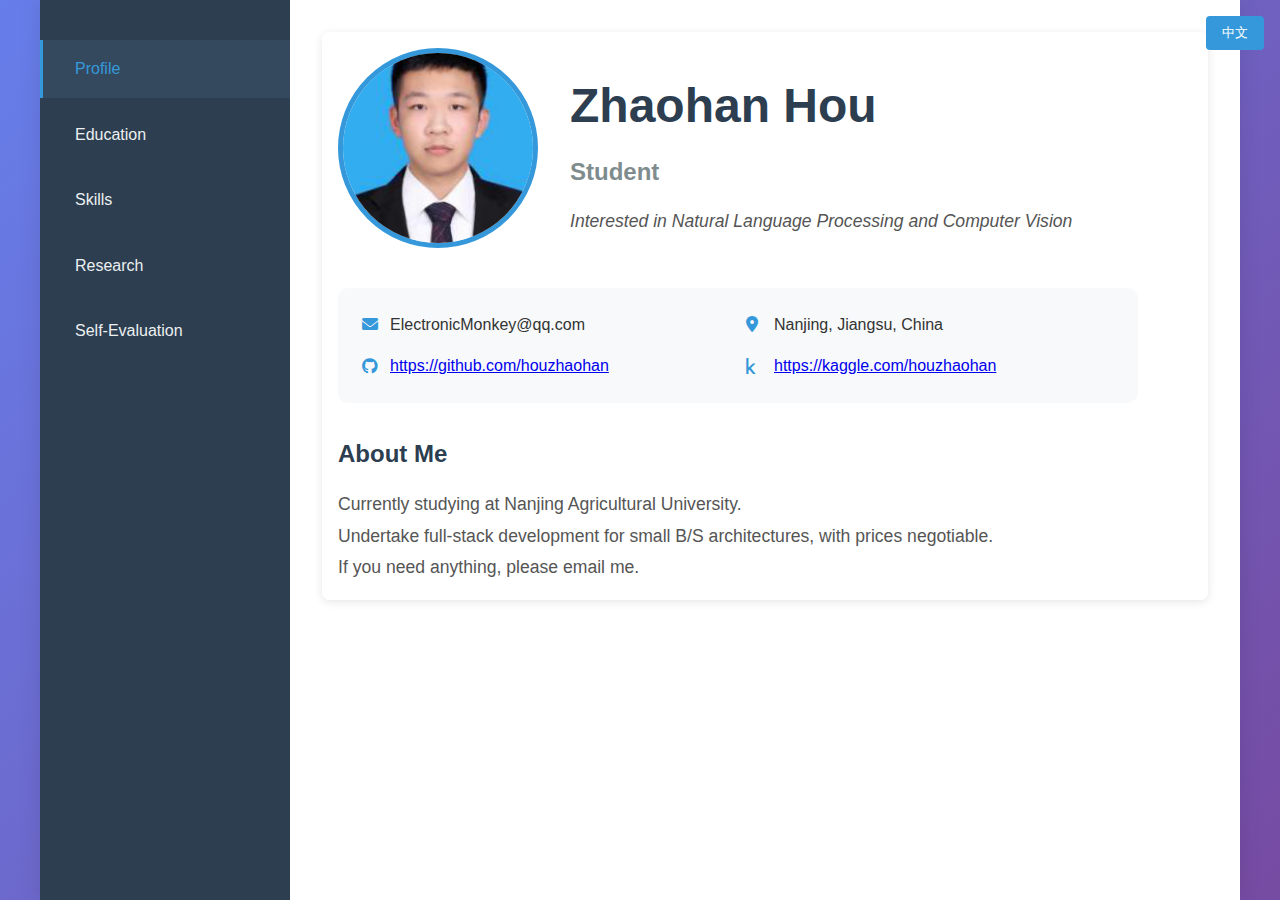
<file: index.html>
<!DOCTYPE html>
<html lang="en">
<head>
    <meta charset="UTF-8">
    <meta name="viewport" content="width=device-width, initial-scale=1.0">
    <title>Personal Resume - [Zhaohan Hou]</title>
    <link rel="stylesheet" href="styles.css">
    <link href="https://cdnjs.cloudflare.com/ajax/libs/font-awesome/6.0.0/css/all.min.css" rel="stylesheet">
</head>
<body>
    <div class="container">
        <!-- Navigation -->
        <button class="menu-toggle" id="menuToggle">
            <i class="fas fa-bars"></i>
        </button>
        <nav class="navigation">
            <ul>
                <li><a href="#profile" class="nav-link active">Profile</a></li>
                <li><a href="#education" class="nav-link">Education</a></li>
                <li><a href="#skills" class="nav-link">Skills</a></li>
                <li><a href="#research" class="nav-link">Research</a></li>
                <li><a href="#evaluation" class="nav-link">Self-Evaluation</a></li>
            </ul>
            <button id="langToggle" class="lang-toggle">中文</button>
        </nav>

        <!-- Main Content -->
        <main class="main-content">
            <!-- Profile Section -->
            <section id="profile" class="section active">
                <div id="profile-content"></div>
            </section>

            <!-- Education Section -->
            <section id="education" class="section">
                <div id="education-content"></div>
            </section>

            <!-- Skills Section -->
            <section id="skills" class="section">
                <div id="skills-content"></div>
            </section>

            <!-- Research Section -->
            <section id="research" class="section">
                <div id="research-content"></div>
            </section>

            <!-- Self-Evaluation Section -->
            <section id="evaluation" class="section">
                <div id="evaluation-content"></div>
            </section>
        </main>
    </div>

    <script src="script.js"></script>
</body>
</html>
</file>
<file: styles.css>
* {
  margin: 0;
  padding: 0;
  box-sizing: border-box;
}

body {
  font-family: "Segoe UI", Tahoma, Geneva, Verdana, sans-serif;
  line-height: 1.6;
  color: #333;
  background: linear-gradient(135deg, #667eea 0%, #764ba2 100%);
  min-height: 100vh;
}

.container {
  max-width: 1200px;
  margin: 0 auto;
  background: white;
  min-height: 100vh;
  box-shadow: 0 0 20px rgba(0, 0, 0, 0.1);
  display: flex;
  position: relative;
  overflow-x: hidden;
}

/* Navigation Styles */
.navigation {
  width: 250px;
  background: #2c3e50;
  padding: 2rem 0;
  position: fixed;
  height: 100%;
  overflow-y: auto;
  z-index: 1000;
  transition: transform 0.3s ease-in-out;
}

@media (max-width: 768px) {
  .navigation {
    transform: translateX(-100%);
    position: fixed;
    top: 0;
    left: 0;
    width: 250px;
    height: 100vh;
    z-index: 1000;
    background: #2c3e50;
  }
  
  .navigation.show {
    transform: translateX(0);
  }

  .navigation ul {
    display: block;
    padding: 1rem;
  }

  .navigation li {
    margin: 1rem 0;
  }
  
  .main-content {
    margin-left: 0;
    width: 100%;
    padding: 1rem;
  }

  .container {
    display: block;
    padding-top: 60px; /* 为顶部菜单按钮留出空间 */
  }

  /* 优化菜单按钮的位置和样式 */
  .menu-toggle {
    display: block;
    position: fixed;
    top: 1rem;
    right: 1rem;
    z-index: 1001;
    background: #3498db;
    color: white;
    padding: 0.5rem;
    border-radius: 4px;
  }
}

.navigation ul {
  list-style: none;
}

.navigation li {
  margin: 0.5rem 0;
}

.nav-link {
  display: block;
  padding: 1rem 2rem;
  color: #ecf0f1;
  text-decoration: none;
  transition: all 0.3s ease;
  border-left: 3px solid transparent;
}

.nav-link:hover,
.nav-link.active {
  background: #34495e;
  border-left-color: #3498db;
  color: #3498db;
}

/* Main Content */
.main-content {
  flex: 1;
  margin-left: 250px;
  padding: 2rem;
  width: calc(100% - 250px);
  max-width: 100%;
  box-sizing: border-box;
}

/* 添加菜单按钮样式 */
.menu-toggle {
  display: none;
  background: none;
  border: none;
  color: white;
  font-size: 1.5rem;
  cursor: pointer;
  padding: 0.5rem;
  position: absolute;
  top: 1rem;
  right: 1rem;
}

@media (max-width: 768px) {
  .menu-toggle {
    display: block;
  }
}

.section {
  display: none;
  animation: fadeIn 0.5s ease-in;
  padding: 1rem;
  border-radius: 8px;
  background: rgba(255, 255, 255, 0.95);
  box-shadow: 0 2px 10px rgba(0, 0, 0, 0.1);
  margin-bottom: 2rem;
}

.section.active {
  display: block;
}

@keyframes fadeIn {
  from {
    opacity: 0;
    transform: translateY(20px);
  }
  to {
    opacity: 1;
    transform: translateY(0);
  }
}

.section-title {
  font-size: 2.5rem;
  color: #2c3e50;
  margin-bottom: 2rem;
  display: flex;
  align-items: center;
  gap: 1rem;
}

.section-title i {
  color: #3498db;
}

/* Profile Styles */
.profile-container {
  max-width: 800px;
}

.profile-header {
  display: flex;
  gap: 2rem;
  margin-bottom: 2rem;
  align-items: center;
}

.profile-image {
  flex-shrink: 0;
}

.profile-pic {
  width: 200px;
  height: 200px;
  border-radius: 50%;
  object-fit: cover;
  border: 5px solid #3498db;
}

.profile-info h1 {
  font-size: 3rem;
  color: #2c3e50;
  margin-bottom: 0.5rem;
}

.profile-info h2 {
  font-size: 1.5rem;
  color: #7f8c8d;
  margin-bottom: 1rem;
}

.tagline {
  font-size: 1.1rem;
  color: #555;
  font-style: italic;
}

.contact-info {
  display: grid;
  grid-template-columns: repeat(auto-fit, minmax(250px, 1fr));
  gap: 1rem;
  margin-bottom: 2rem;
  padding: 1.5rem;
  background: #f8f9fa;
  border-radius: 10px;
}

.contact-item {
  display: flex;
  align-items: center;
  gap: 0.5rem;
}

.contact-item i {
  color: #3498db;
  width: 20px;
}

.about-section h3 {
  font-size: 1.5rem;
  color: #2c3e50;
  margin-bottom: 1rem;
}

.about-section p {
  font-size: 1.1rem;
  line-height: 1.8;
  color: #555;
}

/* Education Styles */
.education-timeline {
  position: relative;
  padding-left: 2rem;
}

.education-timeline::before {
  content: "";
  position: absolute;
  left: 0;
  top: 0;
  bottom: 0;
  width: 2px;
  background: #3498db;
}

.education-item {
  position: relative;
  margin-bottom: 3rem;
  padding-left: 2rem;
}

.education-item::before {
  content: "";
  position: absolute;
  left: -1.5rem;
  top: 0;
  width: 12px;
  height: 12px;
  background: #3498db;
  border-radius: 50%;
  border: 3px solid white;
  box-shadow: 0 0 0 3px #3498db;
}

.education-date {
  font-weight: bold;
  color: #3498db;
  margin-bottom: 0.5rem;
}

.education-content h3 {
  font-size: 1.3rem;
  color: #2c3e50;
  margin-bottom: 0.5rem;
}

.education-content h4 {
  color: #7f8c8d;
  margin-bottom: 0.5rem;
}

.gpa {
  font-weight: bold;
  color: #27ae60;
  margin-bottom: 1rem;
}

.coursework {
  list-style: none;
  margin-bottom: 1rem;
}

.coursework li {
  padding: 0.25rem 0;
  color: #555;
}

.coursework li::before {
  content: "▸";
  color: #3498db;
  margin-right: 0.5rem;
}

.achievements {
  display: flex;
  gap: 0.5rem;
  flex-wrap: wrap;
}

.achievement-badge {
  background: #3498db;
  color: white;
  padding: 0.25rem 0.75rem;
  border-radius: 15px;
  font-size: 0.8rem;
}

.certifications {
  margin-top: 3rem;
}

.certifications h3 {
  font-size: 1.5rem;
  color: #2c3e50;
  margin-bottom: 1rem;
}

.cert-grid {
  display: grid;
  grid-template-columns: 1fr;
  gap: 1rem;
}

.cert-item {
  display: flex;
  align-items: center;
  gap: 0.5rem;
  padding: 1rem;
  background: #f8f9fa;
  border-radius: 8px;
  border-left: 4px solid #3498db;
}

.cert-item i {
  font-size: 1.5rem;
  color: #3498db;
}

/* Skills Styles */
.skills-grid {
  display: grid;
  grid-template-columns: repeat(auto-fit, minmax(300px, 1fr));
  gap: 2rem;
}

.skill-category {
  background: #f8f9fa;
  padding: 1.5rem;
  border-radius: 10px;
  border-top: 4px solid #3498db;
}

.skill-category h3 {
  color: #2c3e50;
  margin-bottom: 1rem;
  font-size: 1.3rem;
}

.skill-item {
  margin-bottom: 1rem;
}

.skill-name {
  display: block;
  margin-bottom: 0.5rem;
  font-weight: 500;
  color: #2c3e50;
}

.skill-bar {
  height: 8px;
  background: #ecf0f1;
  border-radius: 4px;
  overflow: hidden;
}

.skill-progress {
  height: 100%;
  background: linear-gradient(90deg, #3498db, #2980b9);
  border-radius: 4px;
  transition: width 1s ease-in-out;
}

.tech-tags {
  display: flex;
  flex-wrap: wrap;
  gap: 0.5rem;
}

.tech-tag {
  background: #3498db;
  color: white;
  padding: 0.5rem 1rem;
  border-radius: 20px;
  font-size: 0.9rem;
}

.soft-skills {
  display: grid;
  grid-template-columns: repeat(auto-fit, minmax(150px, 1fr));
  gap: 1rem;
}

.soft-skill {
  display: flex;
  flex-direction: column;
  align-items: center;
  text-align: center;
  padding: 1rem;
  background: white;
  border-radius: 8px;
  box-shadow: 0 2px 5px rgba(0, 0, 0, 0.1);
}

.soft-skill i {
  font-size: 2rem;
  color: #3498db;
  margin-bottom: 0.5rem;
}

/* Research Styles */
.research-timeline {
  position: relative;
  padding-left: 2rem;
}

.research-timeline::before {
  content: "";
  position: absolute;
  left: 0;
  top: 0;
  bottom: 0;
  width: 2px;
  background: #e74c3c;
}

.research-item {
  position: relative;
  margin-bottom: 3rem;
  padding-left: 2rem;
}

.research-item::before {
  content: "";
  position: absolute;
  left: -1.5rem;
  top: 0;
  width: 12px;
  height: 12px;
  background: #e74c3c;
  border-radius: 50%;
  border: 3px solid white;
  box-shadow: 0 0 0 3px #e74c3c;
}

.research-date {
  font-weight: bold;
  color: #e74c3c;
  margin-bottom: 0.5rem;
}

.research-content h3 {
  font-size: 1.4rem;
  color: #2c3e50;
  margin-bottom: 0.5rem;
}

.research-content h4 {
  color: #7f8c8d;
  margin-bottom: 0.25rem;
}

.research-role {
  font-style: italic;
  color: #e74c3c;
  margin-bottom: 1rem;
}

.research-description {
  color: #555;
  margin-bottom: 1rem;
  line-height: 1.6;
}

.research-highlights h5 {
  color: #2c3e50;
  margin-bottom: 0.5rem;
}

.research-highlights ul {
  margin-bottom: 1rem;
}

.research-highlights li {
  color: #555;
  margin-bottom: 0.25rem;
}

.research-tags {
  display: flex;
  gap: 0.5rem;
  flex-wrap: wrap;
}

.research-tag {
  background: #e74c3c;
  color: white;
  padding: 0.25rem 0.75rem;
  border-radius: 15px;
  font-size: 0.8rem;
}

.publications {
  margin-top: 3rem;
}

.publications h3 {
  font-size: 1.8rem;
  color: #2c3e50;
  margin-bottom: 2rem;
  padding-bottom: 0.5rem;
  border-bottom: 2px solid #e74c3c;
}

.publication-category {
  font-size: 1.4rem;
  color: #2c3e50;
  margin: 2.5rem 0 1.5rem;
  padding: 0.8rem 1.2rem;
  border-radius: 8px;
  position: relative;
  display: flex;
  align-items: center;
  background: #f8f9fa;
}

.publication-category::before {
  content: '';
  width: 30px;
  height: 30px;
  margin-right: 12px;
  background-size: contain;
  background-repeat: no-repeat;
}

/* 为每种类型添加不同的图标和颜色 */
.publication-category:nth-of-type(1)::before {
  background-image: url('data:image/svg+xml,<svg xmlns="http://www.w3.org/2000/svg" viewBox="0 0 24 24" fill="%23e74c3c"><path d="M19 3H5c-1.1 0-2 .9-2 2v14c0 1.1.9 2 2 2h14c1.1 0 2-.9 2-2V5c0-1.1-.9-2-2-2zm-4 6h-3v7h-2v-7H7V7h8v2z"/></svg>');
}

.publication-category:nth-of-type(2)::before {
  background-image: url('data:image/svg+xml,<svg xmlns="http://www.w3.org/2000/svg" viewBox="0 0 24 24" fill="%23298FE5"><path d="M9.4 16.6L4.8 12l4.6-4.6L8 6l-6 6 6 6 1.4-1.4zm5.2 0l4.6-4.6-4.6-4.6L16 6l6 6-6 6-1.4-1.4z"/></svg>');
}

.publication-category:nth-of-type(3)::before {
  background-image: url('data:image/svg+xml,<svg xmlns="http://www.w3.org/2000/svg" viewBox="0 0 24 24" fill="%2327ae60"><path d="M12 2L1 9l11 7 9-5.7V17h2V9L12 2zm0 4.3L5.5 9 12 12.7 18.5 9 12 6.3z"/></svg>');
}

.publication-list {
  margin-bottom: 2.5rem;
  padding-left: 1rem;
}

.publication-item {
  background: #ffffff;
  padding: 1.5rem;
  border-radius: 12px;
  margin-bottom: 1.2rem;
  border-left: 4px solid;
  transition: all 0.3s ease;
  box-shadow: 0 2px 4px rgba(0,0,0,0.05);
}

/* 为不同类型的文章设置不同的边框颜色 */
.publication-category:nth-of-type(1) + .publication-list .publication-item {
  border-left-color: #e74c3c;
}

.publication-category:nth-of-type(2) + .publication-list .publication-item {
  border-left-color: #298FE5;
}

.publication-category:nth-of-type(3) + .publication-list .publication-item {
  border-left-color: #27ae60;
}

.publication-item:hover {
  transform: translateX(8px);
  box-shadow: 0 4px 12px rgba(0,0,0,0.1);
}

.publication-item h4 {
  color: #2c3e50;
  margin-bottom: 1rem;
  font-size: 1.15rem;
  font-weight: 600;
  line-height: 1.4;
}

.publication-item p {
  color: #626262;
  margin-bottom: 0.8rem;
  font-size: 0.95rem;
  line-height: 1.6;
}

.citation-count {
  display: inline-block;
  margin-top: 0.8rem;
  padding: 0.4rem 1rem;
  border-radius: 20px;
  font-size: 0.85rem;
  font-weight: 500;
  color: white;
  background: linear-gradient(135deg, #27ae60, #2ecc71);
  box-shadow: 0 2px 4px rgba(39, 174, 96, 0.2);
  transition: transform 0.2s ease;
}

.citation-count:hover {
  transform: translateY(-2px);
  box-shadow: 0 3px 6px rgba(39, 174, 96, 0.3);
}

/* 添加响应式设计 */
@media (max-width: 768px) {
  .publication-category {
    font-size: 1.2rem;
    padding: 0.6rem 1rem;
  }
  
  .publication-item {
    padding: 1.2rem;
  }
  
  .publication-item h4 {
    font-size: 1.1rem;
  }
}

/* Evaluation Styles */
.evaluation-grid {
  display: grid;
  gap: 2rem;
}

.strength-section,
.growth-section,
.goals-section,
.values-section {
  background: #f8f9fa;
  padding: 2rem;
  border-radius: 10px;
}

.strength-section {
  border-top: 4px solid #27ae60;
}

.growth-section {
  border-top: 4px solid #f39c12;
}

.goals-section {
  border-top: 4px solid #9b59b6;
}

.values-section {
  border-top: 4px solid #e74c3c;
}

.strength-section h3,
.growth-section h3,
.goals-section h3,
.values-section h3 {
  font-size: 1.5rem;
  color: #2c3e50;
  margin-bottom: 1.5rem;
}

.strength-items {
  display: grid;
  gap: 1.5rem;
}

.strength-item {
  display: flex;
  gap: 1rem;
  align-items: flex-start;
}

.strength-icon {
  background: #27ae60;
  color: white;
  width: 50px;
  height: 50px;
  border-radius: 50%;
  display: flex;
  align-items: center;
  justify-content: center;
  flex-shrink: 0;
}

.strength-content h4 {
  color: #2c3e50;
  margin-bottom: 0.5rem;
}

.strength-content p {
  color: #555;
  line-height: 1.6;
}

.growth-items {
  display: grid;
  gap: 1rem;
}

.growth-item {
  background: white;
  padding: 1rem;
  border-radius: 8px;
  border-left: 4px solid #f39c12;
}

.growth-item h4 {
  color: #2c3e50;
  margin-bottom: 0.5rem;
}

.growth-item p {
  color: #555;
  margin-bottom: 0.5rem;
}

.progress-indicator span {
  background: #f39c12;
  color: white;
  padding: 0.25rem 0.75rem;
  border-radius: 15px;
  font-size: 0.8rem;
}

.goals-timeline {
  display: grid;
  gap: 1.5rem;
}

.goal-item {
  display: flex;
  gap: 1rem;
  align-items: flex-start;
}

.goal-timeframe {
  background: #9b59b6;
  color: white;
  padding: 0.5rem 1rem;
  border-radius: 20px;
  font-size: 0.9rem;
  white-space: nowrap;
  flex-shrink: 0;
}

.goal-content {
  background: white;
  padding: 1rem;
  border-radius: 8px;
  flex: 1;
}

.goal-content h4 {
  color: #2c3e50;
  margin-bottom: 0.5rem;
}

.goal-content p {
  color: #555;
  line-height: 1.6;
}

.values-grid {
  display: grid;
  grid-template-columns: repeat(auto-fit, minmax(150px, 1fr));
  gap: 1rem;
}

.value-item {
  display: flex;
  flex-direction: column;
  align-items: center;
  text-align: center;
  padding: 1.5rem;
  background: white;
  border-radius: 8px;
  box-shadow: 0 2px 5px rgba(0, 0, 0, 0.1);
}

.value-item i {
  font-size: 2.5rem;
  color: #e74c3c;
  margin-bottom: 0.5rem;
}

.value-item span {
  font-weight: 500;
  color: #2c3e50;
}

/* Language Toggle Button */
.lang-toggle {
  position: fixed;
  top: 1rem;
  right: 1rem;
  padding: 0.5rem 1rem;
  background: #3498db;
  color: white;
  border: none;
  border-radius: 4px;
  cursor: pointer;
  z-index: 1001;
  transition: all 0.3s ease;
}

.lang-toggle:hover {
  background: #2980b9;
  transform: translateY(-1px);
}

@media (max-width: 768px) {
  .lang-toggle {
    top: 1rem;
    right: 4rem; /* 为菜单按钮留出空间 */
  }
}

/* Content Sections Enhancement */
.section {
  padding: 1rem;
  border-radius: 8px;
  background: rgba(255, 255, 255, 0.95);
  box-shadow: 0 2px 10px rgba(0, 0, 0, 0.1);
  margin-bottom: 2rem;
}

/* 优化过渡效果 */
.section {
  transition: all 0.3s ease-in-out;
}

/* 内容区块样式 */
.content-block {
  margin-bottom: 2rem;
  padding: 1.5rem;
  background: #f8f9fa;
  border-radius: 8px;
  border-left: 4px solid #3498db;
}

/* 响应式图片 */
img {
  max-width: 100%;
  height: auto;
  border-radius: 4px;
}

/* 响应式布局优化 */
@media (max-width: 1024px) {
  .container {
    max-width: 100%;
    padding: 0 1rem;
  }
  
  .section-title {
    font-size: 2rem;
  }
}

@media (max-width: 480px) {
  .section-title {
    font-size: 1.5rem;
  }
  
  .main-content {
    padding: 1rem;
  }
  
  .content-block {
    padding: 1rem;
  }
}

/* 添加滚动条样式 */
::-webkit-scrollbar {
  width: 8px;
}

::-webkit-scrollbar-track {
  background: #f1f1f1;
}

::-webkit-scrollbar-thumb {
  background: #888;
  border-radius: 4px;
}

::-webkit-scrollbar-thumb:hover {
  background: #555;
}

/* Responsive Design */
@media (max-width: 768px) {
  .container {
    flex-direction: column;
  }

  .navigation {
    width: 100%;
    height: auto;
    position: relative;
  }

  .navigation ul {
    display: flex;
    overflow-x: auto;
  }

  .navigation li {
    flex-shrink: 0;
  }

  .main-content {
    margin-left: 0;
    padding: 1rem;
  }

  .profile-header {
    flex-direction: column;
    text-align: center;
  }

  .contact-info {
    grid-template-columns: 1fr;
  }

  .skills-grid {
    grid-template-columns: 1fr;
  }

  .section-title {
    font-size: 2rem;
  }
}
</file>
